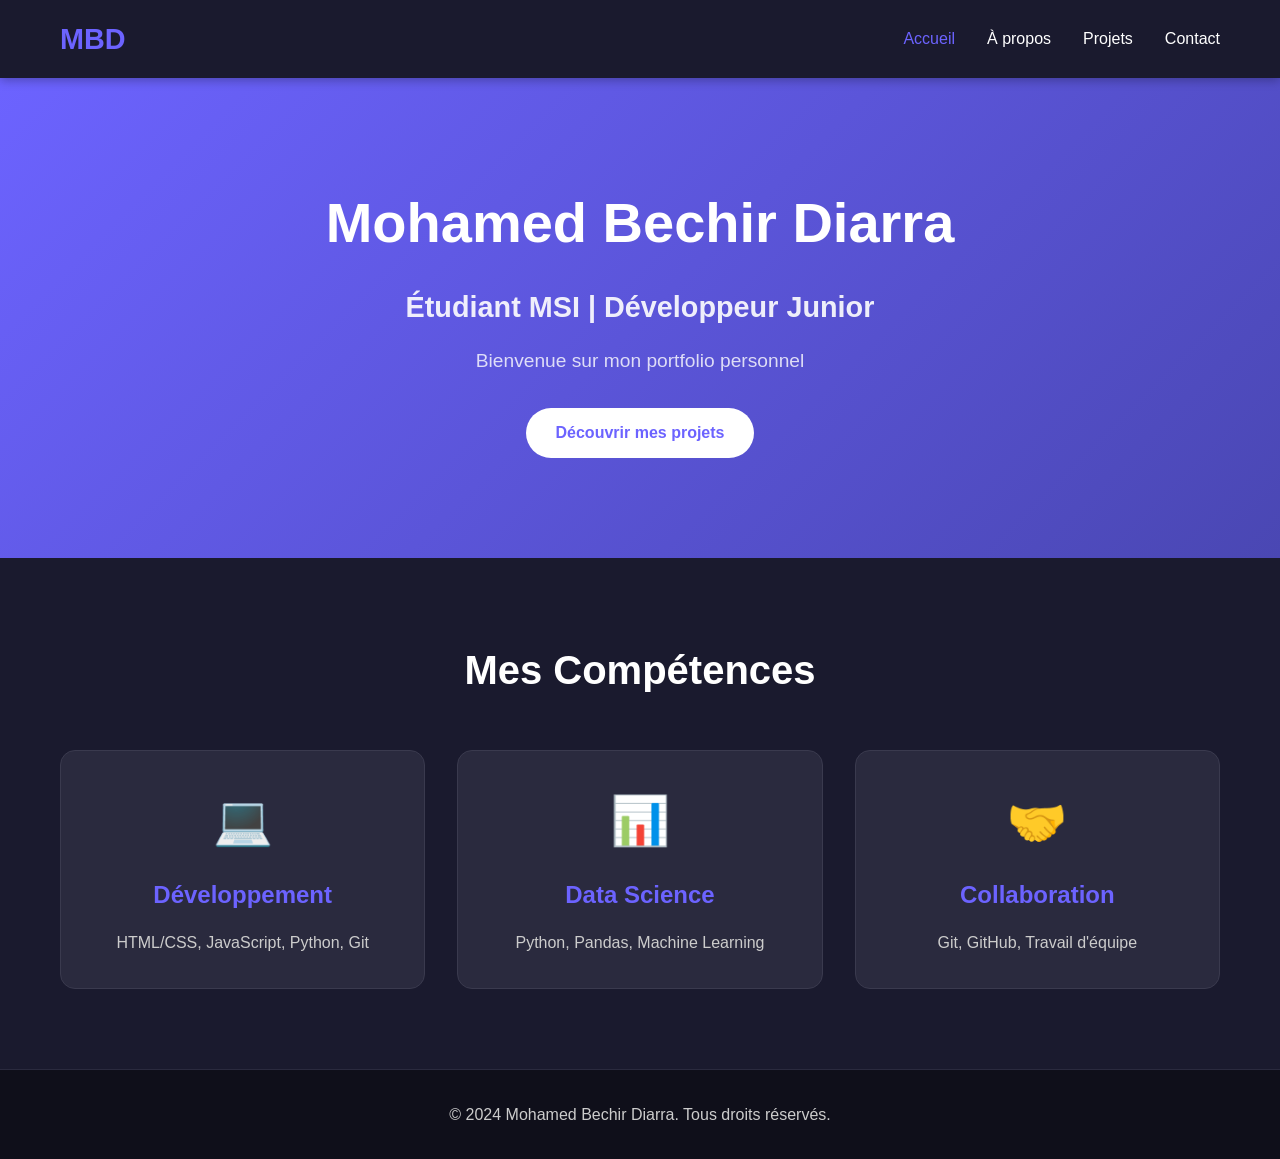
<file: index.html>
<!DOCTYPE html>
<html lang="fr">

<head>
    <meta charset="UTF-8">
    <meta name="viewport" content="width=device-width, initial-scale=1.0">
    <title>Portfolio - Mohamed Bechir Diarra</title>
    <link rel="stylesheet" href="style.css">
</head>

<body>
    <!-- Navbar -->
    <nav class="navbar">
        <div class="nav-container">
            <div class="nav-logo">
                <h2>MBD</h2>
            </div>
            <ul class="nav-menu">
                <li class="nav-item">
                    <a href="index.html" class="nav-link active">Accueil</a>
                </li>
                <li class="nav-item">
                    <a href="about.html" class="nav-link">À propos</a>
                </li>
                <li class="nav-item">
                    <a href="projets.html" class="nav-link">Projets</a>
                </li>
                <li class="nav-item">
                    <a href="contact.html" class="nav-link">Contact</a>
                </li>
            </ul>
        </div>
    </nav>

    <!-- Hero Section -->
    <section class="hero">
        <div class="hero-content">
            <h1>Mohamed Bechir Diarra</h1>
            <h2>Étudiant MSI | Développeur Junior</h2>
            <p>Bienvenue sur mon portfolio personnel</p>
            <a href="projets.html" class="btn-primary">Découvrir mes projets</a>
        </div>
    </section>

    <!-- Cards Section -->
    <section class="cards">
        <div class="container">
            <h2>Mes Compétences</h2>
            <div class="cards-grid">
                <div class="card">
                    <div class="card-icon">💻</div>
                    <h3>Développement</h3>
                    <p>HTML/CSS, JavaScript, Python, Git</p>
                </div>
                <div class="card">
                    <div class="card-icon">📊</div>
                    <h3>Data Science</h3>
                    <p>Python, Pandas, Machine Learning</p>
                </div>
                <div class="card">
                    <div class="card-icon">🤝</div>
                    <h3>Collaboration</h3>
                    <p>Git, GitHub, Travail d'équipe</p>
                </div>
            </div>
        </div>
    </section>

    <!-- Footer -->
    <footer class="footer">
        <div class="container">
            <p>&copy; 2024 Mohamed Bechir Diarra. Tous droits réservés.</p>
        </div>
    </footer>
</body>

</html>
</file>
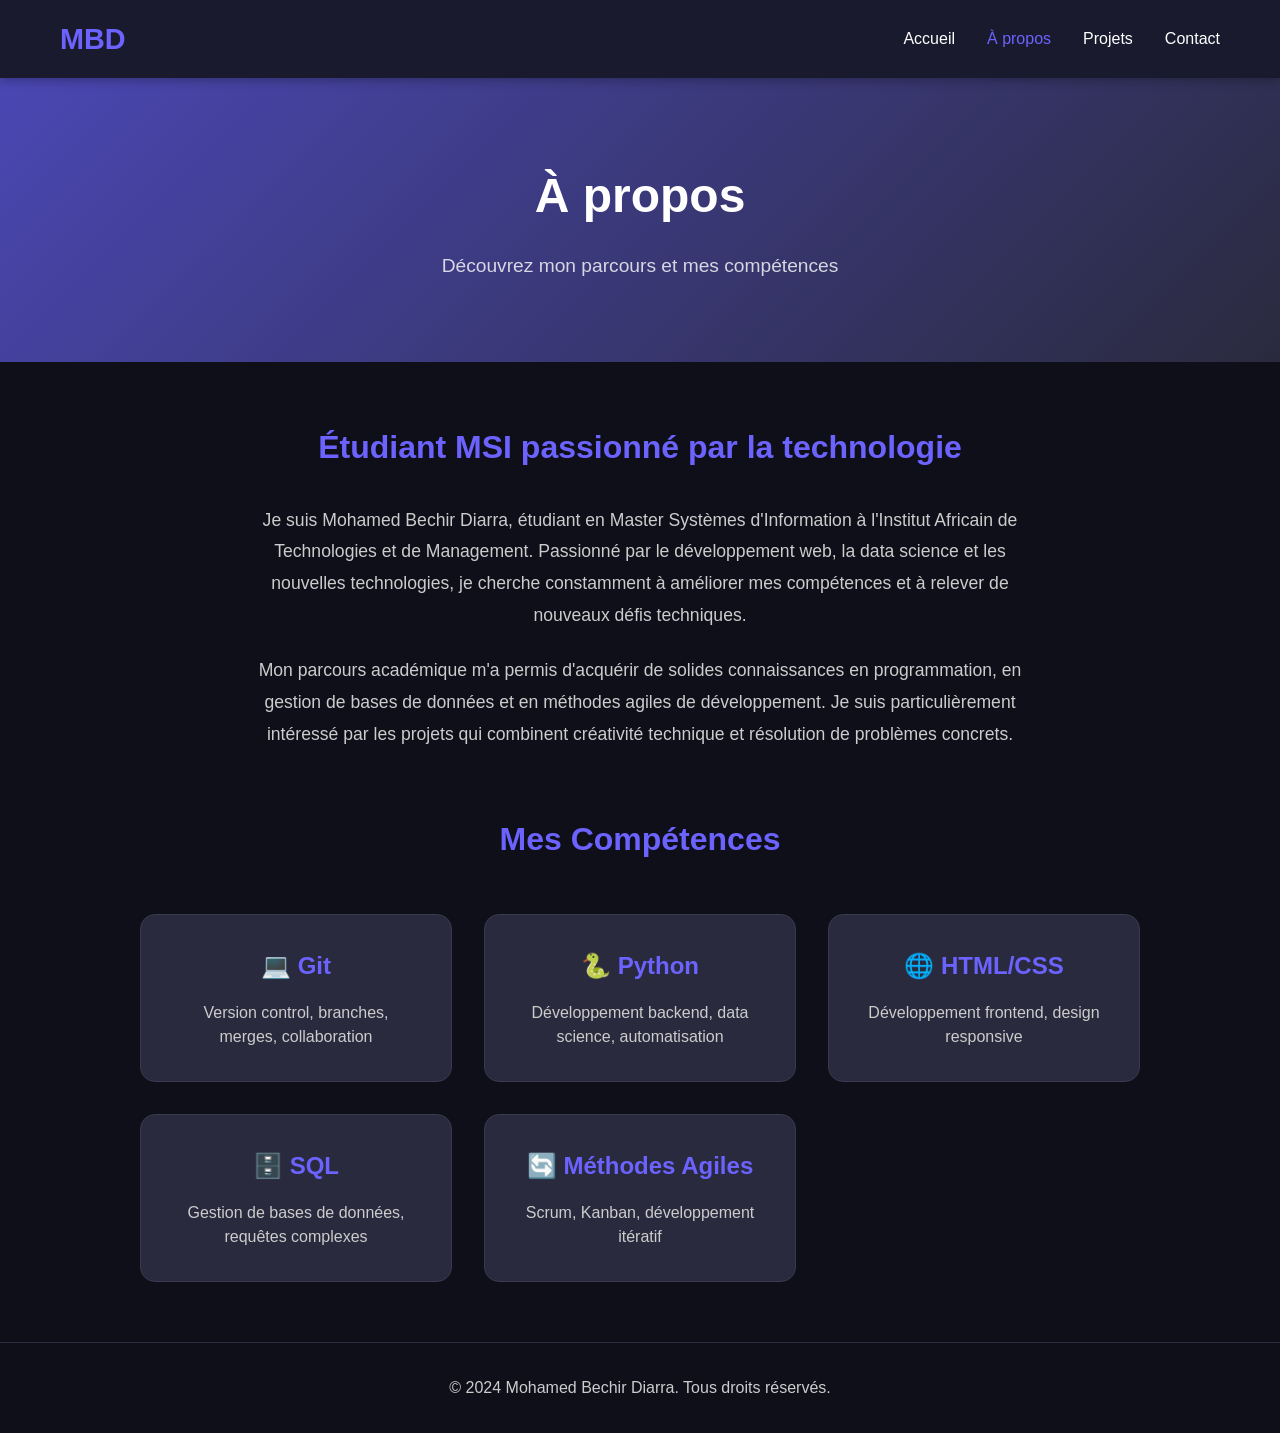
<file: about.html>
<!DOCTYPE html>
<html lang="fr">
<head>
    <meta charset="UTF-8">
    <meta name="viewport" content="width=device-width, initial-scale=1.0">
    <title>À propos - Mohamed Bechir Diarra</title>
    <link rel="stylesheet" href="style.css">
</head>
<body>
    <!-- Navbar -->
    <nav class="navbar">
        <div class="nav-container">
            <div class="nav-logo">
                <h2>MBD</h2>
            </div>
            <ul class="nav-menu">
                <li class="nav-item">
                    <a href="index.html" class="nav-link">Accueil</a>
                </li>
                <li class="nav-item">
                    <a href="about.html" class="nav-link active">À propos</a>
                </li>
                <li class="nav-item">
                    <a href="projets.html" class="nav-link">Projets</a>
                </li>
                <li class="nav-item">
                    <a href="contact.html" class="nav-link">Contact</a>
                </li>
            </ul>
        </div>
    </nav>

    <!-- Header Section -->
    <section class="page-header">
        <div class="container">
            <h1>À propos</h1>
            <p>Découvrez mon parcours et mes compétences</p>
        </div>
    </section>

    <!-- About Content -->
    <section class="about-content">
        <div class="container">
            <div class="about-text">
                <h2>Étudiant MSI passionné par la technologie</h2>
                <p>
                    Je suis Mohamed Bechir Diarra, étudiant en Master Systèmes d'Information à l'Institut Africain 
                    de Technologies et de Management. Passionné par le développement web, la data science et 
                    les nouvelles technologies, je cherche constamment à améliorer mes compétences et à 
                    relever de nouveaux défis techniques.
                </p>
                <p>
                    Mon parcours académique m'a permis d'acquérir de solides connaissances en programmation, 
                    en gestion de bases de données et en méthodes agiles de développement. Je suis particulièrement 
                    intéressé par les projets qui combinent créativité technique et résolution de problèmes concrets.
                </p>
            </div>

            <div class="skills-section">
                <h2>Mes Compétences</h2>
                <div class="skills-grid">
                    <div class="skill-item">
                        <h3>💻 Git</h3>
                        <p>Version control, branches, merges, collaboration</p>
                    </div>
                    <div class="skill-item">
                        <h3>🐍 Python</h3>
                        <p>Développement backend, data science, automatisation</p>
                    </div>
                    <div class="skill-item">
                        <h3>🌐 HTML/CSS</h3>
                        <p>Développement frontend, design responsive</p>
                    </div>
                    <div class="skill-item">
                        <h3>🗄️ SQL</h3>
                        <p>Gestion de bases de données, requêtes complexes</p>
                    </div>
                    <div class="skill-item">
                        <h3>🔄 Méthodes Agiles</h3>
                        <p>Scrum, Kanban, développement itératif</p>
                    </div>
                </div>
            </div>
        </div>
    </section>

    <!-- Footer -->
    <footer class="footer">
        <div class="container">
            <p>&copy; 2024 Mohamed Bechir Diarra. Tous droits réservés.</p>
        </div>
    </footer>
</body>
</html>
</file>
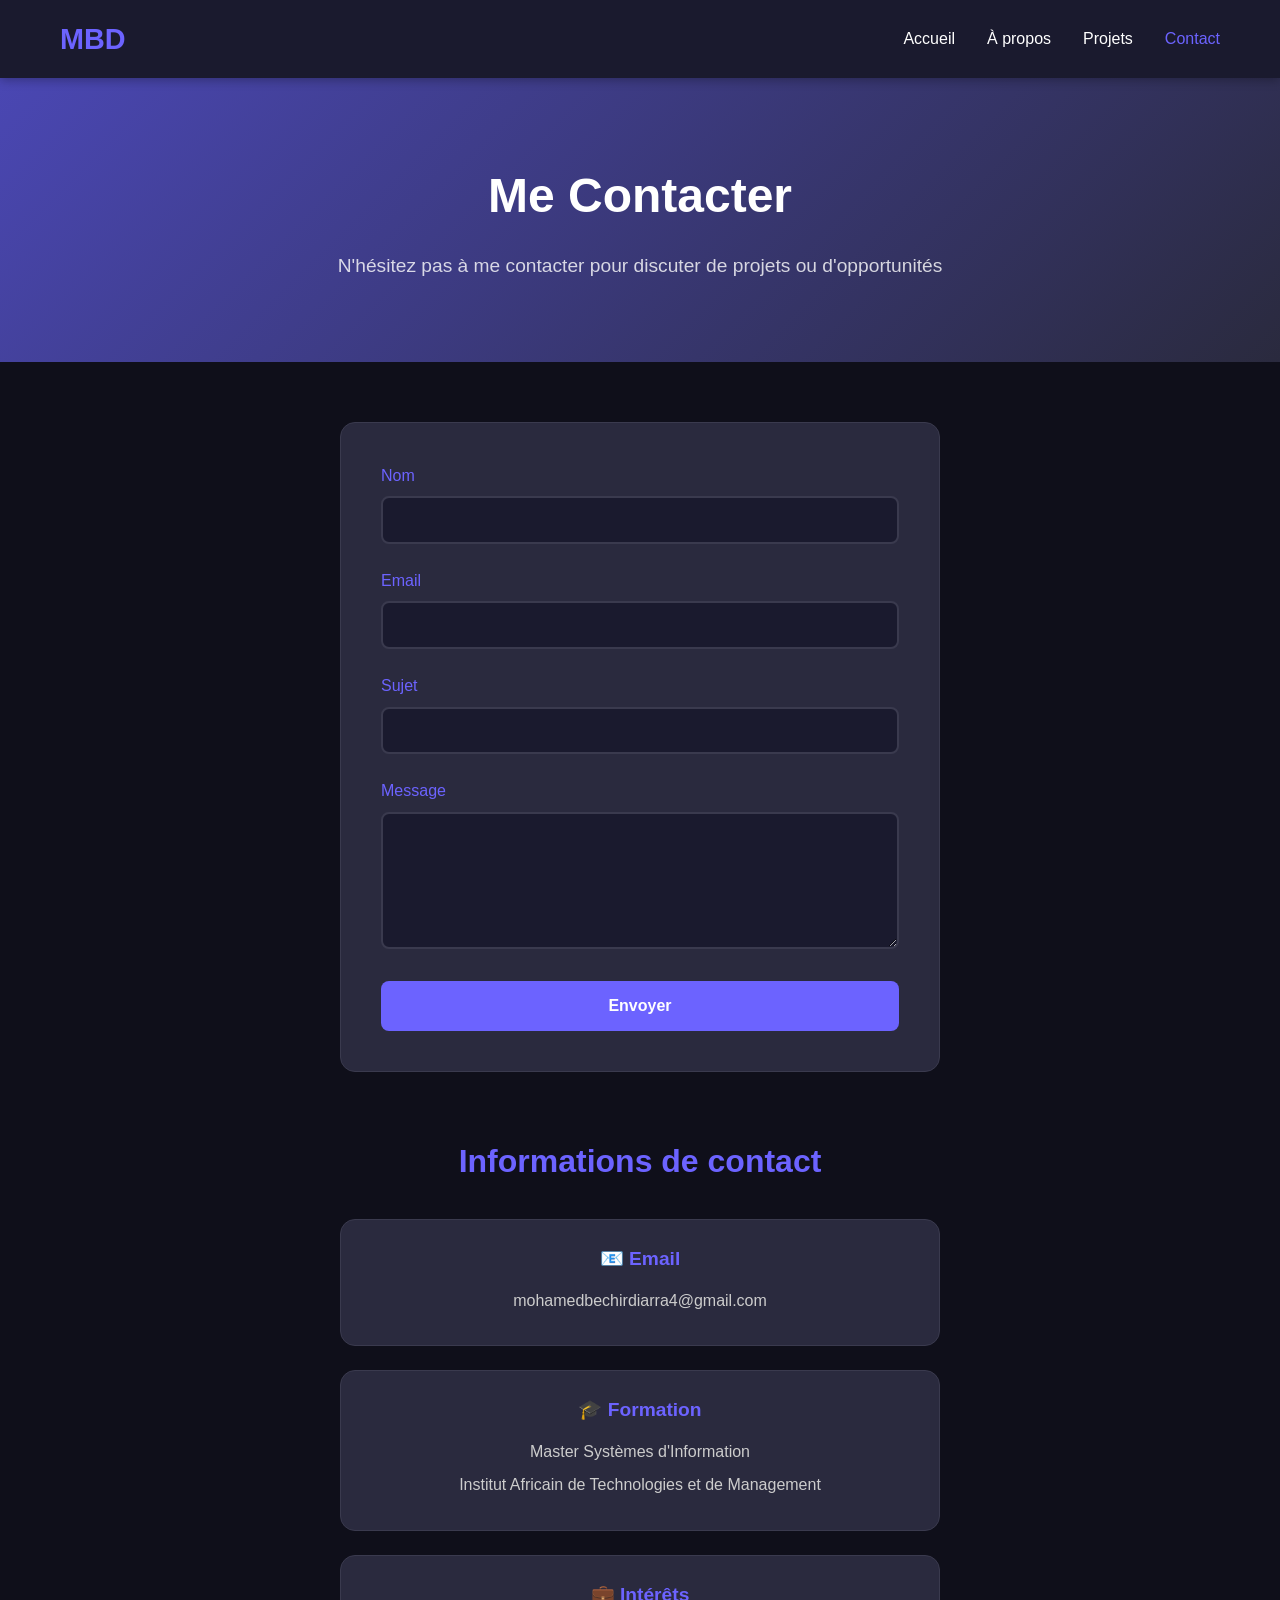
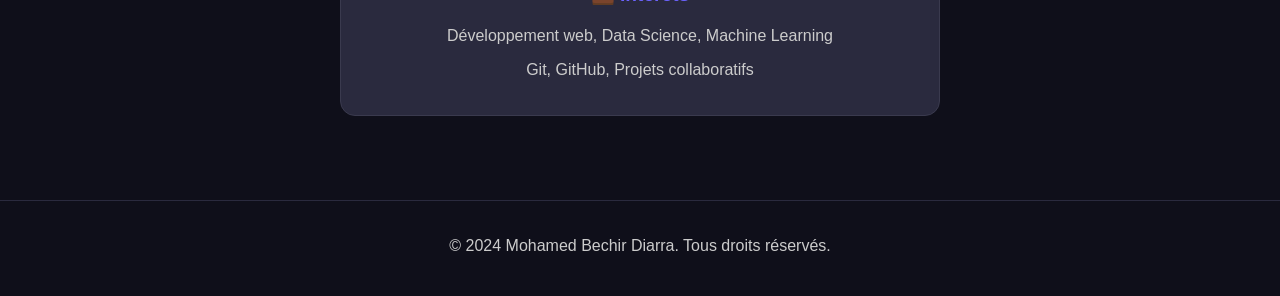
<file: contact.html>
<!DOCTYPE html>
<html lang="fr">
<head>
    <meta charset="UTF-8">
    <meta name="viewport" content="width=device-width, initial-scale=1.0">
    <title>Contact - Mohamed Bechir Diarra</title>
    <link rel="stylesheet" href="style.css">
</head>
<body>
    <!-- Navbar -->
    <nav class="navbar">
        <div class="nav-container">
            <div class="nav-logo">
                <h2>MBD</h2>
            </div>
            <ul class="nav-menu">
                <li class="nav-item">
                    <a href="index.html" class="nav-link">Accueil</a>
                </li>
                <li class="nav-item">
                    <a href="about.html" class="nav-link">À propos</a>
                </li>
                <li class="nav-item">
                    <a href="projets.html" class="nav-link">Projets</a>
                </li>
                <li class="nav-item">
                    <a href="contact.html" class="nav-link active">Contact</a>
                </li>
            </ul>
        </div>
    </nav>

    <!-- Header Section -->
    <section class="page-header">
        <div class="container">
            <h1>Me Contacter</h1>
            <p>N'hésitez pas à me contacter pour discuter de projets ou d'opportunités</p>
        </div>
    </section>

    <!-- Contact Form -->
    <section class="contact-content">
        <div class="container">
            <div class="contact-form-container">
                <form class="contact-form">
                    <div class="form-group">
                        <label for="nom">Nom</label>
                        <input type="text" id="nom" name="nom" required>
                    </div>
                    
                    <div class="form-group">
                        <label for="email">Email</label>
                        <input type="email" id="email" name="email" required>
                    </div>
                    
                    <div class="form-group">
                        <label for="sujet">Sujet</label>
                        <input type="text" id="sujet" name="sujet" required>
                    </div>
                    
                    <div class="form-group">
                        <label for="message">Message</label>
                        <textarea id="message" name="message" rows="6" required></textarea>
                    </div>
                    
                    <button type="submit" class="btn-submit">Envoyer</button>
                </form>
            </div>
            
            <div class="contact-info">
                <h2>Informations de contact</h2>
                <div class="info-item">
                    <h3>📧 Email</h3>
                    <p>mohamedbechirdiarra4@gmail.com</p>
                </div>
                <div class="info-item">
                    <h3>🎓 Formation</h3>
                    <p>Master Systèmes d'Information</p>
                    <p>Institut Africain de Technologies et de Management</p>
                </div>
                <div class="info-item">
                    <h3>💼 Intérêts</h3>
                    <p>Développement web, Data Science, Machine Learning</p>
                    <p>Git, GitHub, Projets collaboratifs</p>
                </div>
            </div>
        </div>
    </section>

    <!-- Footer -->
    <footer class="footer">
        <div class="container">
            <p>&copy; 2024 Mohamed Bechir Diarra. Tous droits réservés.</p>
        </div>
    </footer>
</body>
</html>
</file>
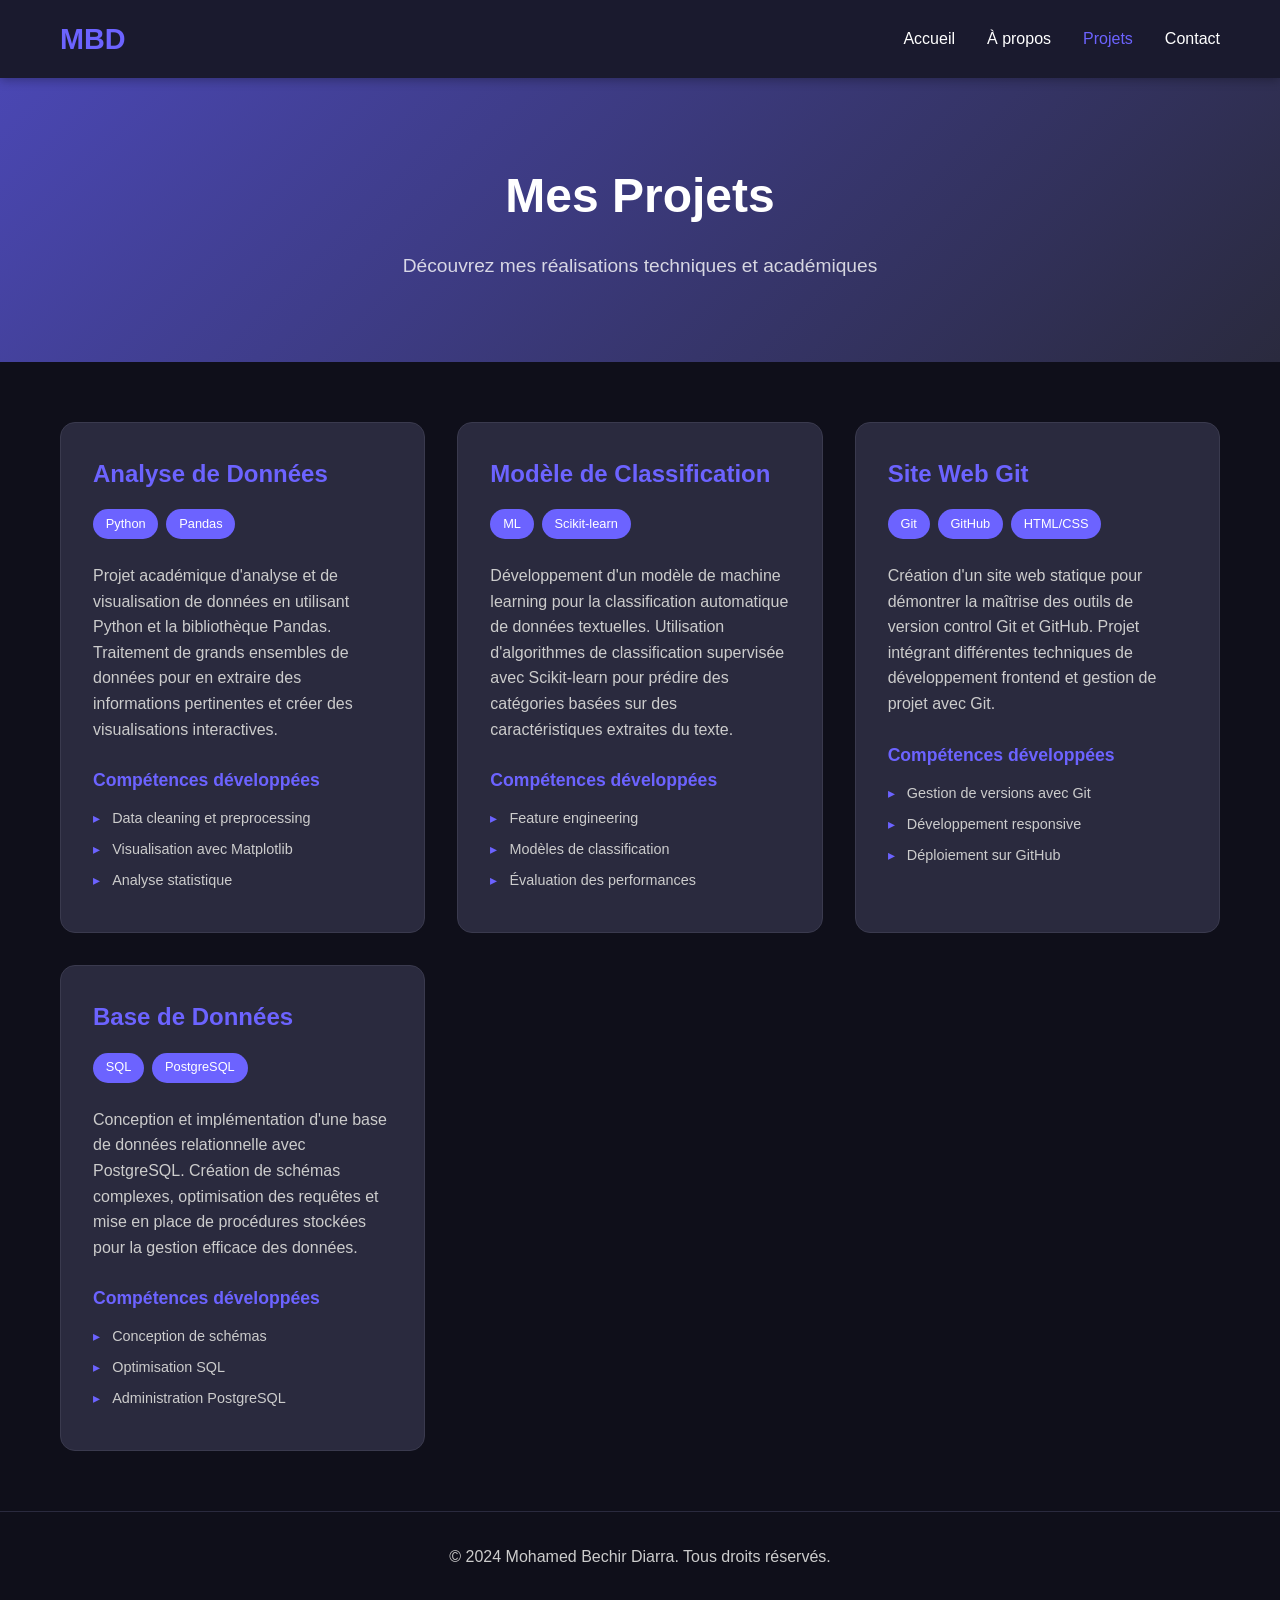
<file: projets.html>
<!DOCTYPE html>
<html lang="fr">
<head>
    <meta charset="UTF-8">
    <meta name="viewport" content="width=device-width, initial-scale=1.0">
    <title>Projets - Mohamed Bechir Diarra</title>
    <link rel="stylesheet" href="style.css">
</head>
<body>
    <!-- Navbar -->
    <nav class="navbar">
        <div class="nav-container">
            <div class="nav-logo">
                <h2>MBD</h2>
            </div>
            <ul class="nav-menu">
                <li class="nav-item">
                    <a href="index.html" class="nav-link">Accueil</a>
                </li>
                <li class="nav-item">
                    <a href="about.html" class="nav-link">À propos</a>
                </li>
                <li class="nav-item">
                    <a href="projets.html" class="nav-link active">Projets</a>
                </li>
                <li class="nav-item">
                    <a href="contact.html" class="nav-link">Contact</a>
                </li>
            </ul>
        </div>
    </nav>

    <!-- Header Section -->
    <section class="page-header">
        <div class="container">
            <h1>Mes Projets</h1>
            <p>Découvrez mes réalisations techniques et académiques</p>
        </div>
    </section>

    <!-- Projects Grid -->
    <section class="projects-content">
        <div class="container">
            <div class="projects-grid">
                <!-- Projet 1 -->
                <div class="project-card">
                    <div class="project-header">
                        <h3>Analyse de Données</h3>
                        <div class="project-tags">
                            <span class="tag">Python</span>
                            <span class="tag">Pandas</span>
                        </div>
                    </div>
                    <div class="project-description">
                        <p>
                            Projet académique d'analyse et de visualisation de données en utilisant Python 
                            et la bibliothèque Pandas. Traitement de grands ensembles de données pour en 
                            extraire des informations pertinentes et créer des visualisations interactives.
                        </p>
                    </div>
                    <div class="project-skills">
                        <h4>Compétences développées</h4>
                        <ul>
                            <li>Data cleaning et preprocessing</li>
                            <li>Visualisation avec Matplotlib</li>
                            <li>Analyse statistique</li>
                        </ul>
                    </div>
                </div>

                <!-- Projet 2 -->
                <div class="project-card">
                    <div class="project-header">
                        <h3>Modèle de Classification</h3>
                        <div class="project-tags">
                            <span class="tag">ML</span>
                            <span class="tag">Scikit-learn</span>
                        </div>
                    </div>
                    <div class="project-description">
                        <p>
                            Développement d'un modèle de machine learning pour la classification automatique 
                            de données textuelles. Utilisation d'algorithmes de classification supervisée 
                            avec Scikit-learn pour prédire des catégories basées sur des caractéristiques 
                            extraites du texte.
                        </p>
                    </div>
                    <div class="project-skills">
                        <h4>Compétences développées</h4>
                        <ul>
                            <li>Feature engineering</li>
                            <li>Modèles de classification</li>
                            <li>Évaluation des performances</li>
                        </ul>
                    </div>
                </div>

                <!-- Projet 3 -->
                <div class="project-card">
                    <div class="project-header">
                        <h3>Site Web Git</h3>
                        <div class="project-tags">
                            <span class="tag">Git</span>
                            <span class="tag">GitHub</span>
                            <span class="tag">HTML/CSS</span>
                        </div>
                    </div>
                    <div class="project-description">
                        <p>
                            Création d'un site web statique pour démontrer la maîtrise des outils de 
                            version control Git et GitHub. Projet intégrant différentes techniques de 
                            développement frontend et gestion de projet avec Git.
                        </p>
                    </div>
                    <div class="project-skills">
                        <h4>Compétences développées</h4>
                        <ul>
                            <li>Gestion de versions avec Git</li>
                            <li>Développement responsive</li>
                            <li>Déploiement sur GitHub</li>
                        </ul>
                    </div>
                </div>

                <!-- Projet 4 -->
                <div class="project-card">
                    <div class="project-header">
                        <h3>Base de Données</h3>
                        <div class="project-tags">
                            <span class="tag">SQL</span>
                            <span class="tag">PostgreSQL</span>
                        </div>
                    </div>
                    <div class="project-description">
                        <p>
                            Conception et implémentation d'une base de données relationnelle avec PostgreSQL. 
                            Création de schémas complexes, optimisation des requêtes et mise en place 
                            de procédures stockées pour la gestion efficace des données.
                        </p>
                    </div>
                    <div class="project-skills">
                        <h4>Compétences développées</h4>
                        <ul>
                            <li>Conception de schémas</li>
                            <li>Optimisation SQL</li>
                            <li>Administration PostgreSQL</li>
                        </ul>
                    </div>
                </div>
            </div>
        </div>
    </section>

    <!-- Footer -->
    <footer class="footer">
        <div class="container">
            <p>&copy; 2024 Mohamed Bechir Diarra. Tous droits réservés.</p>
        </div>
    </footer>
</body>
</html>
</file>
<file: style.css>
/* Reset et styles globaux */
* {
    margin: 0;
    padding: 0;
    box-sizing: border-box;
}

body {
    font-family: 'Segoe UI', Arial, sans-serif;
    background-color: #0f0f1a;
    color: #ffffff;
    line-height: 1.6;
}

.container {
    max-width: 1200px;
    margin: 0 auto;
    padding: 0 20px;
}

/* Navbar */
.navbar {
    position: sticky;
    top: 0;
    background-color: #1a1a2e;
    padding: 1rem 0;
    box-shadow: 0 2px 10px rgba(0, 0, 0, 0.3);
    z-index: 1000;
}

.nav-container {
    max-width: 1200px;
    margin: 0 auto;
    padding: 0 20px;
    display: flex;
    justify-content: space-between;
    align-items: center;
}

.nav-logo h2 {
    color: #6c63ff;
    font-size: 1.8rem;
}

.nav-menu {
    display: flex;
    list-style: none;
    gap: 2rem;
}

.nav-link {
    color: #ffffff;
    text-decoration: none;
    font-weight: 500;
    transition: color 0.3s ease;
}

.nav-link:hover,
.nav-link.active {
    color: #6c63ff;
}

/* Hero Section */
.hero {
    background: linear-gradient(135deg, #6c63ff 0%, #4a47b3 100%);
    padding: 100px 0;
    text-align: center;
    color: #ffffff;
}

.hero-content h1 {
    font-size: 3.5rem;
    margin-bottom: 1rem;
    font-weight: 700;
}

.hero-content h2 {
    font-size: 1.8rem;
    margin-bottom: 1rem;
    opacity: 0.9;
}

.hero-content p {
    font-size: 1.2rem;
    margin-bottom: 2rem;
    opacity: 0.8;
}

.btn-primary {
    display: inline-block;
    background-color: #ffffff;
    color: #6c63ff;
    padding: 12px 30px;
    border-radius: 25px;
    text-decoration: none;
    font-weight: 600;
    transition: all 0.3s ease;
}

.btn-primary:hover {
    transform: translateY(-2px);
    box-shadow: 0 5px 15px rgba(108, 99, 255, 0.3);
}

/* Cards Section */
.cards {
    padding: 80px 0;
    background-color: #1a1a2e;
}

.cards h2 {
    text-align: center;
    font-size: 2.5rem;
    margin-bottom: 3rem;
    color: #ffffff;
}

.cards-grid {
    display: grid;
    grid-template-columns: repeat(auto-fit, minmax(300px, 1fr));
    gap: 2rem;
}

.card {
    background-color: #2a2a3e;
    border-radius: 15px;
    padding: 2rem;
    text-align: center;
    transition: transform 0.3s ease, box-shadow 0.3s ease;
    border: 1px solid #3a3a4e;
}

.card:hover {
    transform: translateY(-5px);
    box-shadow: 0 10px 25px rgba(108, 99, 255, 0.2);
}

.card-icon {
    font-size: 3rem;
    margin-bottom: 1rem;
}

.card h3 {
    color: #6c63ff;
    font-size: 1.5rem;
    margin-bottom: 1rem;
}

.card p {
    color: #cccccc;
    font-size: 1rem;
}

/* Footer */
.footer {
    background-color: #0f0f1a;
    color: #cccccc;
    text-align: center;
    padding: 2rem 0;
    border-top: 1px solid #2a2a3e;
}

/* Page Header */
.page-header {
    background: linear-gradient(135deg, #4a47b3 0%, #2a2a3e 100%);
    padding: 80px 0;
    text-align: center;
    color: #ffffff;
}

.page-header h1 {
    font-size: 3rem;
    margin-bottom: 1rem;
    font-weight: 700;
}

.page-header p {
    font-size: 1.2rem;
    opacity: 0.8;
}

/* About Content */
.about-content {
    padding: 60px 0;
    background-color: #0f0f1a;
}

.about-text {
    max-width: 800px;
    margin: 0 auto 4rem;
    text-align: center;
}

.about-text h2 {
    color: #6c63ff;
    font-size: 2rem;
    margin-bottom: 2rem;
}

.about-text p {
    color: #cccccc;
    font-size: 1.1rem;
    line-height: 1.8;
    margin-bottom: 1.5rem;
}

/* Skills Section */
.skills-section {
    text-align: center;
}

.skills-section h2 {
    color: #6c63ff;
    font-size: 2rem;
    margin-bottom: 3rem;
}

.skills-grid {
    display: grid;
    grid-template-columns: repeat(auto-fit, minmax(250px, 1fr));
    gap: 2rem;
    max-width: 1000px;
    margin: 0 auto;
}

.skill-item {
    background-color: #2a2a3e;
    border-radius: 15px;
    padding: 2rem;
    text-align: center;
    transition: transform 0.3s ease, box-shadow 0.3s ease;
    border: 1px solid #3a3a4e;
}

.skill-item:hover {
    transform: translateY(-5px);
    box-shadow: 0 10px 25px rgba(108, 99, 255, 0.2);
}

.skill-item h3 {
    color: #6c63ff;
    font-size: 1.5rem;
    margin-bottom: 1rem;
}

.skill-item p {
    color: #cccccc;
    font-size: 1rem;
    line-height: 1.5;
}

/* Projects Content */
.projects-content {
    padding: 60px 0;
    background-color: #0f0f1a;
}

.projects-grid {
    display: grid;
    grid-template-columns: repeat(auto-fit, minmax(350px, 1fr));
    gap: 2rem;
    max-width: 1200px;
    margin: 0 auto;
}

.project-card {
    background-color: #2a2a3e;
    border-radius: 15px;
    padding: 2rem;
    transition: transform 0.3s ease, box-shadow 0.3s ease;
    border: 1px solid #3a3a4e;
}

.project-card:hover {
    transform: translateY(-5px);
    box-shadow: 0 10px 25px rgba(108, 99, 255, 0.2);
}

.project-header {
    margin-bottom: 1.5rem;
}

.project-header h3 {
    color: #6c63ff;
    font-size: 1.5rem;
    margin-bottom: 1rem;
}

.project-tags {
    display: flex;
    gap: 0.5rem;
    flex-wrap: wrap;
}

.tag {
    background-color: #6c63ff;
    color: #ffffff;
    padding: 0.3rem 0.8rem;
    border-radius: 15px;
    font-size: 0.8rem;
    font-weight: 500;
}

.project-description {
    margin-bottom: 1.5rem;
}

.project-description p {
    color: #cccccc;
    font-size: 1rem;
    line-height: 1.6;
}

.project-skills h4 {
    color: #6c63ff;
    font-size: 1.1rem;
    margin-bottom: 0.8rem;
}

.project-skills ul {
    list-style: none;
    padding: 0;
}

.project-skills li {
    color: #cccccc;
    font-size: 0.9rem;
    margin-bottom: 0.5rem;
    padding-left: 1.2rem;
    position: relative;
}

.project-skills li::before {
    content: "▸";
    color: #6c63ff;
    position: absolute;
    left: 0;
}

/* Contact Content */
.contact-content {
    padding: 60px 0;
    background-color: #0f0f1a;
}

.contact-form-container {
    max-width: 600px;
    margin: 0 auto 4rem;
}

.contact-form {
    background-color: #2a2a3e;
    border-radius: 15px;
    padding: 2.5rem;
    border: 1px solid #3a3a4e;
}

.form-group {
    margin-bottom: 1.5rem;
}

.form-group label {
    display: block;
    color: #6c63ff;
    font-weight: 500;
    margin-bottom: 0.5rem;
    font-size: 1rem;
}

.form-group input,
.form-group textarea {
    width: 100%;
    background-color: #1a1a2e;
    border: 2px solid #3a3a4e;
    border-radius: 8px;
    padding: 0.8rem;
    color: #ffffff;
    font-size: 1rem;
    transition: border-color 0.3s ease;
}

.form-group input:focus,
.form-group textarea:focus {
    outline: none;
    border-color: #6c63ff;
}

.form-group textarea {
    resize: vertical;
    min-height: 120px;
}

.btn-submit {
    background-color: #6c63ff;
    color: #ffffff;
    border: none;
    padding: 1rem 2rem;
    border-radius: 8px;
    font-size: 1rem;
    font-weight: 600;
    cursor: pointer;
    transition: all 0.3s ease;
    width: 100%;
}

.btn-submit:hover {
    background-color: #5a52e5;
    transform: translateY(-2px);
    box-shadow: 0 5px 15px rgba(108, 99, 255, 0.3);
}

/* Contact Info */
.contact-info {
    max-width: 600px;
    margin: 0 auto;
    text-align: center;
}

.contact-info h2 {
    color: #6c63ff;
    font-size: 2rem;
    margin-bottom: 2rem;
}

.info-item {
    background-color: #2a2a3e;
    border-radius: 15px;
    padding: 1.5rem;
    margin-bottom: 1.5rem;
    border: 1px solid #3a3a4e;
}

.info-item h3 {
    color: #6c63ff;
    font-size: 1.2rem;
    margin-bottom: 0.8rem;
}

.info-item p {
    color: #cccccc;
    font-size: 1rem;
    margin-bottom: 0.5rem;
}

/* Responsive Design */
@media (max-width: 768px) {
    .nav-container {
        flex-direction: column;
        gap: 1rem;
    }

    .nav-menu {
        gap: 1rem;
    }

    .hero-content h1 {
        font-size: 2.5rem;
    }

    .hero-content h2 {
        font-size: 1.5rem;
    }

    .cards-grid {
        grid-template-columns: 1fr;
    }

    .page-header h1 {
        font-size: 2.5rem;
    }

    .skills-grid {
        grid-template-columns: 1fr;
    }

    .projects-grid {
        grid-template-columns: 1fr;
    }
}
</file>
